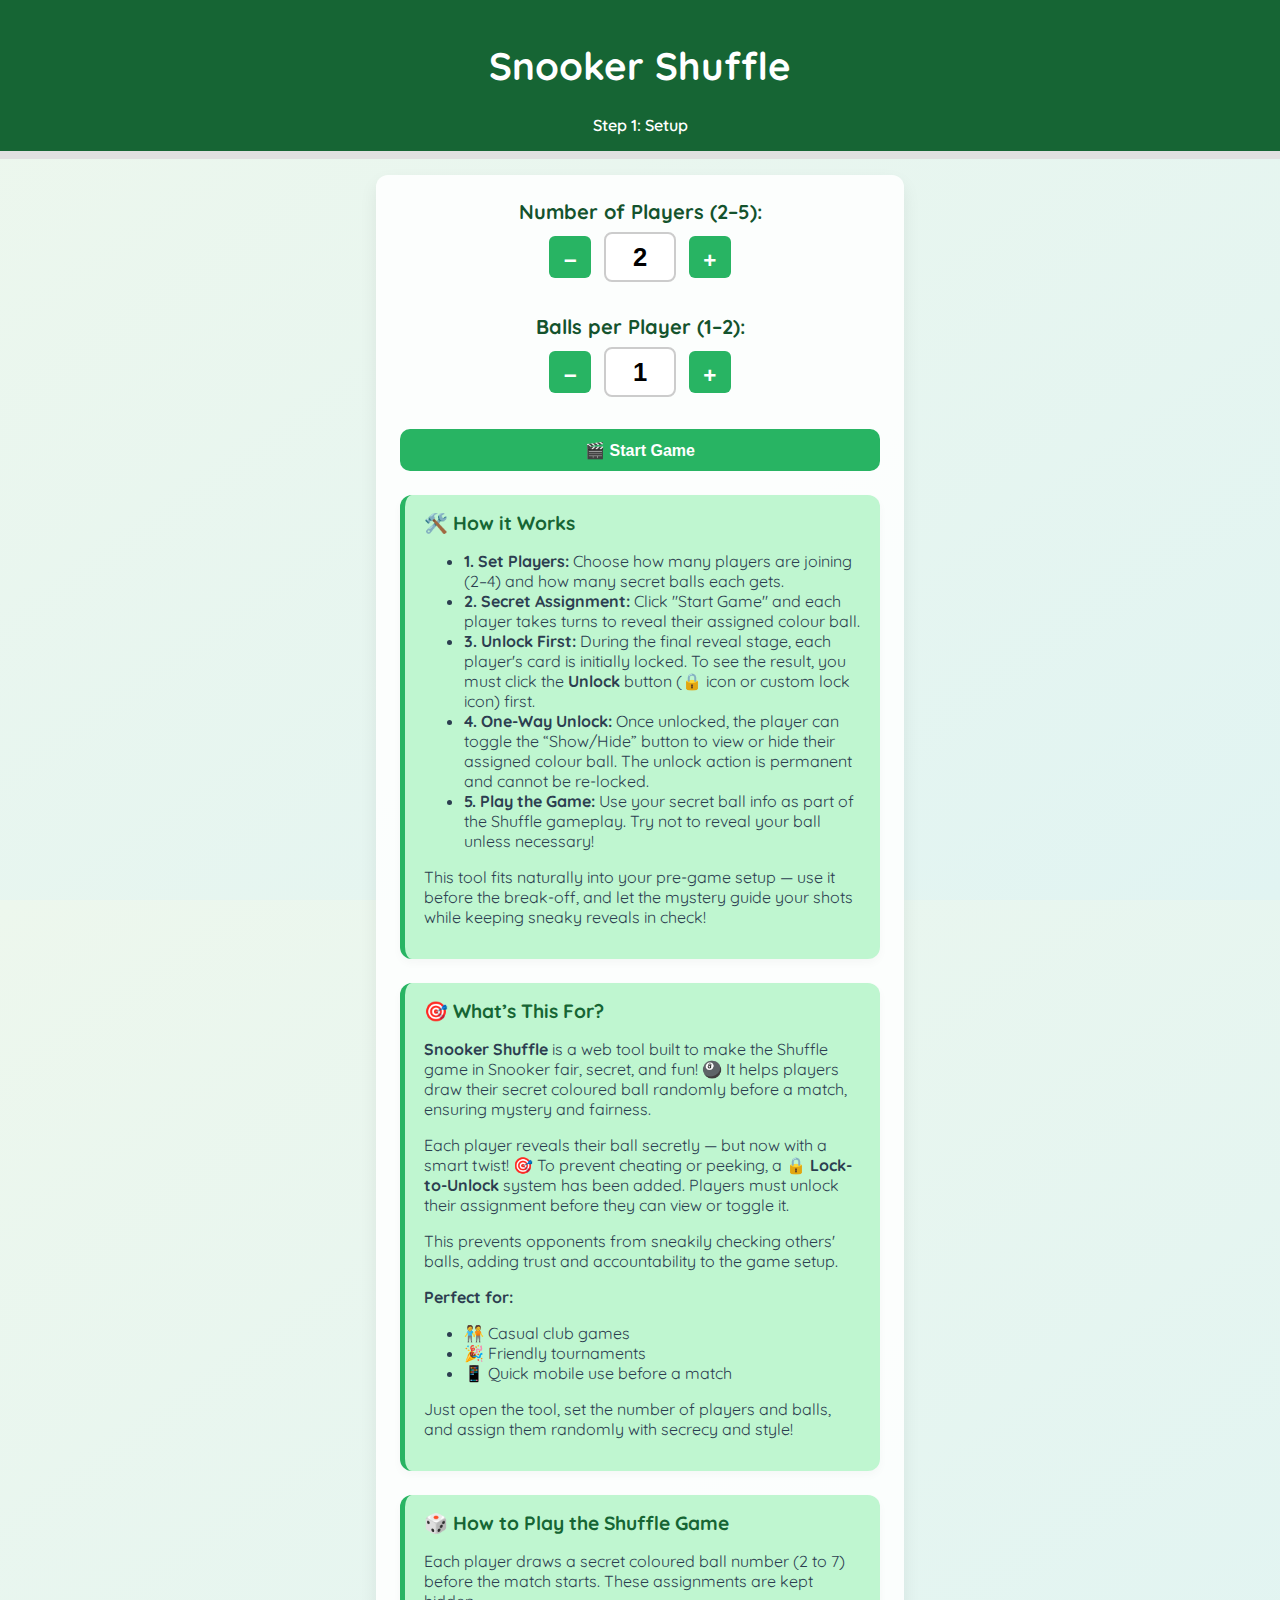
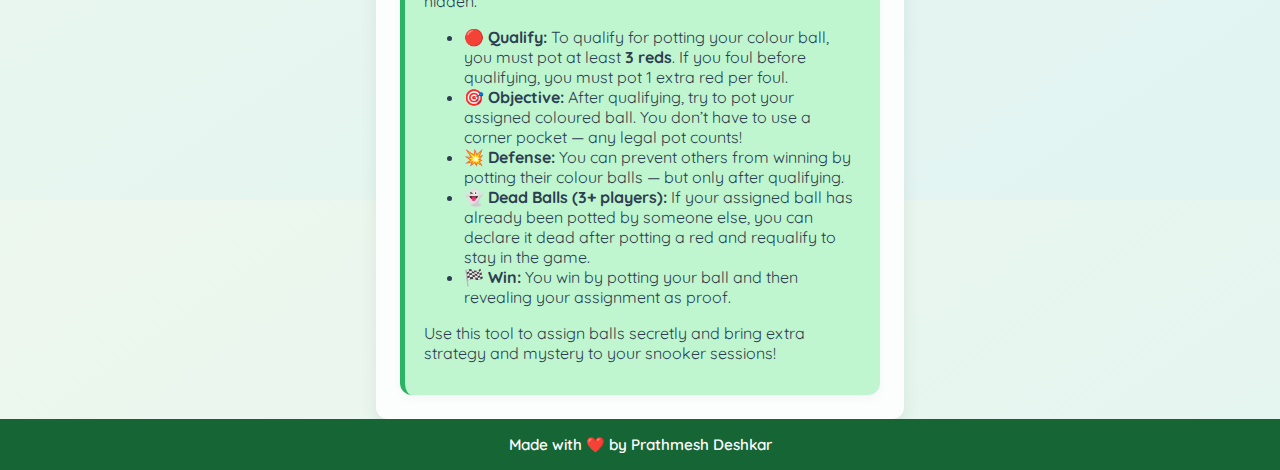
<file: index.html>
<!DOCTYPE html>
<html lang="en">

<head>
  <meta charset="UTF-8" />
  <meta name="viewport" content="width=device-width, initial-scale=1.0" />

  <!-- 🔍 SEO Meta -->
  <title>Snooker Shuffle – Random Ball Assignment Tool</title>
  <meta name="title" content="Snooker Shuffle – Random Ball Assignment Tool" />
  <meta name="description"
    content="Snooker Shuffle is a simple web tool to assign balls randomly to players during the Shuffle mini-game in Snooker. Designed to keep the game fair and fun!" />
  <meta name="keywords"
    content="snooker shuffle, snooker tool, ball assignment, shuffle mini game, snooker randomizer" />
  <meta name="author" content="Prathmesh Deshkar" />
  <meta name="robots" content="index, follow" />

  <!-- 🌐 Canonical URL -->
  <link rel="canonical" href="https://prathmesh-d.github.io/SnookerShuffle/" />

  <!-- 📱 Mobile & PWA Meta -->
  <meta name="theme-color" content="#166534" />
  <meta name="mobile-web-app-capable" content="yes" />
  <meta name="apple-mobile-web-app-title" content="Snooker Shuffle" />

  <!-- 📸 Open Graph (Facebook / WhatsApp / Discord) -->
  <meta property="og:type" content="website" />
  <meta property="og:url" content="https://prathmesh-d.github.io/SnookerShuffle/" />
  <meta property="og:title" content="Snooker Shuffle – Random Ball Assignment Tool" />
  <meta property="og:description"
    content="Assign balls randomly to players during the Shuffle mini-game. Fair, fun, and easy!" />
  <meta property="og:image" content="https://prathmesh-d.github.io/SnookerShuffle/assets/preview.webp" />

  <!-- 🐦 Twitter Card -->
  <meta name="twitter:card" content="summary_large_image" />
  <meta name="twitter:url" content="https://prathmesh-d.github.io/SnookerShuffle/" />
  <meta name="twitter:title" content="Snooker Shuffle – Random Ball Assignment Tool" />
  <meta name="twitter:description"
    content="Assign balls randomly to players during the Shuffle mini-game. Fair, fun, and easy!" />
  <meta name="twitter:image" content="https://prathmesh-d.github.io/SnookerShuffle/assets/preview.webp" />

  <!-- 🌐 Favicon -->
  <link rel="icon" href="/SnookerShuffle/assets/favicon.ico" type="image/x-icon" />

  <!-- 🖋️ Fonts & Styles -->
  <link href="https://fonts.googleapis.com/css2?family=Quicksand:wght@400;600&display=swap" rel="stylesheet" />
  <link rel="stylesheet" href="style.css?v=1.9" />

  <!-- ✅ Google Site Verification -->
  <meta name="google-site-verification" content="DJYw4toScbzdHQGfNOOXIjWaM0P23qokjcWANVxxgx0" />
</head>


<body>

  <!-- Wraps content to push footer to bottom -->
  <div class="content-wrapper">

    <!-- 🔝 Header -->
    <header class="header">
      <h1>Snooker Shuffle</h1>
      <div id="step-indicator">Step 1: Setup</div>
    </header>

    <!-- 🔄 Progress Bar -->
    <div class="progress-bar">
      <div id="progressFill"></div>
    </div>

    <!-- 🧩 Main Container -->
    <main class="container">

      <!-- 🎮 Game Setup Section -->
      <section id="setup" class="step visible">

        <!-- 👥 Player Count -->
        <div class="stepper-group">
          <label for="playerCountInput">Number of Players (2–5):</label>
          <div class="stepper">
            <button onclick="changeValue('playerCountInput', -1)">−</button>
            <input type="number" id="playerCountInput" min="2" max="5" value="2" readonly />
            <button onclick="changeValue('playerCountInput', 1)">+</button>
          </div>
        </div>

        <!-- 🎱 Balls Per Player -->
        <div class="stepper-group">
          <label for="ballsPerPlayerInput">Balls per Player (1–2):</label>
          <div class="stepper">
            <button onclick="changeValue('ballsPerPlayerInput', -1)">−</button>
            <input type="number" id="ballsPerPlayerInput" min="1" max="2" value="1" readonly />
            <button onclick="changeValue('ballsPerPlayerInput', 1)">+</button>
          </div>
        </div>

        <!-- 🎬 Start Button -->
        <button onclick="startGame()">🎬 Start Game</button>
        <p id="error"></p>

        <!-- 🛠️ How It Works -->
        <div class="info-box">
          <h3>🛠️ How it Works</h3>
          <ul>
            <li><strong>1. Set Players:</strong> Choose how many players are joining (2–4) and how many secret balls
              each gets.</li>
            <li><strong>2. Secret Assignment:</strong> Click "Start Game" and each player takes turns to reveal their
              assigned colour ball.</li>
            <li><strong>3. Unlock First:</strong> During the final reveal stage, each player's card is initially locked.
              To see the result, you must click the <strong>Unlock</strong> button (🔒 icon or custom lock icon) first.
            </li>
            <li><strong>4. One-Way Unlock:</strong> Once unlocked, the player can toggle the “Show/Hide” button to view
              or hide their assigned colour ball. The unlock action is permanent and cannot be re-locked.</li>
            <li><strong>5. Play the Game:</strong> Use your secret ball info as part of the Shuffle gameplay. Try not to
              reveal your ball unless necessary!</li>
          </ul>
          <p>This tool fits naturally into your pre-game setup — use it before the break-off, and let the mystery guide
            your shots while keeping sneaky reveals in check!</p>
        </div>


        <!-- 🎯 What’s This For -->
        <div class="info-box">
          <h3>🎯 What’s This For?</h3>
          <p><strong>Snooker Shuffle</strong> is a web tool built to make the Shuffle game in Snooker fair, secret, and
            fun! 🎱
            It helps players draw their secret coloured ball randomly before a match, ensuring mystery and fairness.</p>

          <p>Each player reveals their ball secretly — but now with a smart twist! 🎯 To prevent cheating or peeking, a
            <strong>🔒 Lock-to-Unlock</strong> system has been added. Players must unlock their assignment before they
            can view or toggle it.
          </p>

          <p>This prevents opponents from sneakily checking others' balls, adding trust and accountability to the game
            setup.</p>

          <p><strong>Perfect for:</strong></p>
          <ul>
            <li>🧑‍🤝‍🧑 Casual club games</li>
            <li>🎉 Friendly tournaments</li>
            <li>📱 Quick mobile use before a match</li>
          </ul>

          <p>Just open the tool, set the number of players and balls, and assign them randomly with secrecy and style!
          </p>
        </div>

        <!-- 🎲 How to Play the Shuffle Game -->
        <div class="info-box">
          <h3>🎲 How to Play the Shuffle Game</h3>
          <p>Each player draws a secret coloured ball number (2 to 7) before the match starts. These assignments are
            kept
            hidden.</p>
          <ul>
            <li>🔴 <strong>Qualify:</strong> To qualify for potting your colour ball, you must pot at least <strong>3
                reds</strong>. If you foul before qualifying, you must pot 1 extra red per foul.</li>
            <li>🎯 <strong>Objective:</strong> After qualifying, try to pot your assigned coloured ball. You don’t have
              to
              use a corner pocket — any legal pot counts!</li>
            <li>💥 <strong>Defense:</strong> You can prevent others from winning by potting their colour balls — but
              only
              after qualifying.</li>
            <li>👻 <strong>Dead Balls (3+ players):</strong> If your assigned ball has already been potted by someone
              else, you can declare it dead after potting a red and requalify to stay in the game.</li>
            <li>🏁 <strong>Win:</strong> You win by potting your ball and then revealing your assignment as proof.</li>
          </ul>
          <p>Use this tool to assign balls secretly and bring extra strategy and mystery to your snooker sessions!</p>
        </div>
      </section>

      <!-- 👁️ Turn Reveal Section -->
      <section id="game" class="step hidden">
        <div class="turn-header" id="turnTitle">Player 1</div>
        <div class="turn-card">
          <button id="showBtn" onclick="showNumber()">👁️ Show</button>
          <button id="nextBtn" class="hidden" onclick="nextPlayer()">➡️ Next Player</button>
          <div id="numberDisplay" class="number-box hidden"></div>
        </div>
      </section>

      <!-- 📋 Summary Screen -->
      <section id="summary" class="step hidden">
        <h2>All Players</h2>
        <div id="allPlayers" class="grid"></div>
        <div style="text-align:center; margin-top:1rem;">
          <button onclick="restartGame()">🔄 Restart Game</button>
        </div>
      </section>

    </main>
  </div>

  <!-- 🧾 Footer -->
  <footer class="footer">
    Made with ❤️ by Prathmesh Deshkar
  </footer>

  <!-- 📜 Script with versioning -->
  <script src="script.js?v=1.1"></script>

  <!-- 🔁 Restart Confirmation Modal -->
  <div id="restartModal" class="modal hidden">
    <div class="modal-content">
      <h3>⚠️ Restart Game?</h3>
      <p>This will reset all player assignments. Are you sure?</p>
      <div class="modal-buttons">
        <button id="cancelRestart" class="btn-secondary">Cancel</button>
        <button id="confirmRestart" class="btn-primary">Yes, Restart</button>
      </div>
    </div>
  </div>

</body>

</html>
</file>
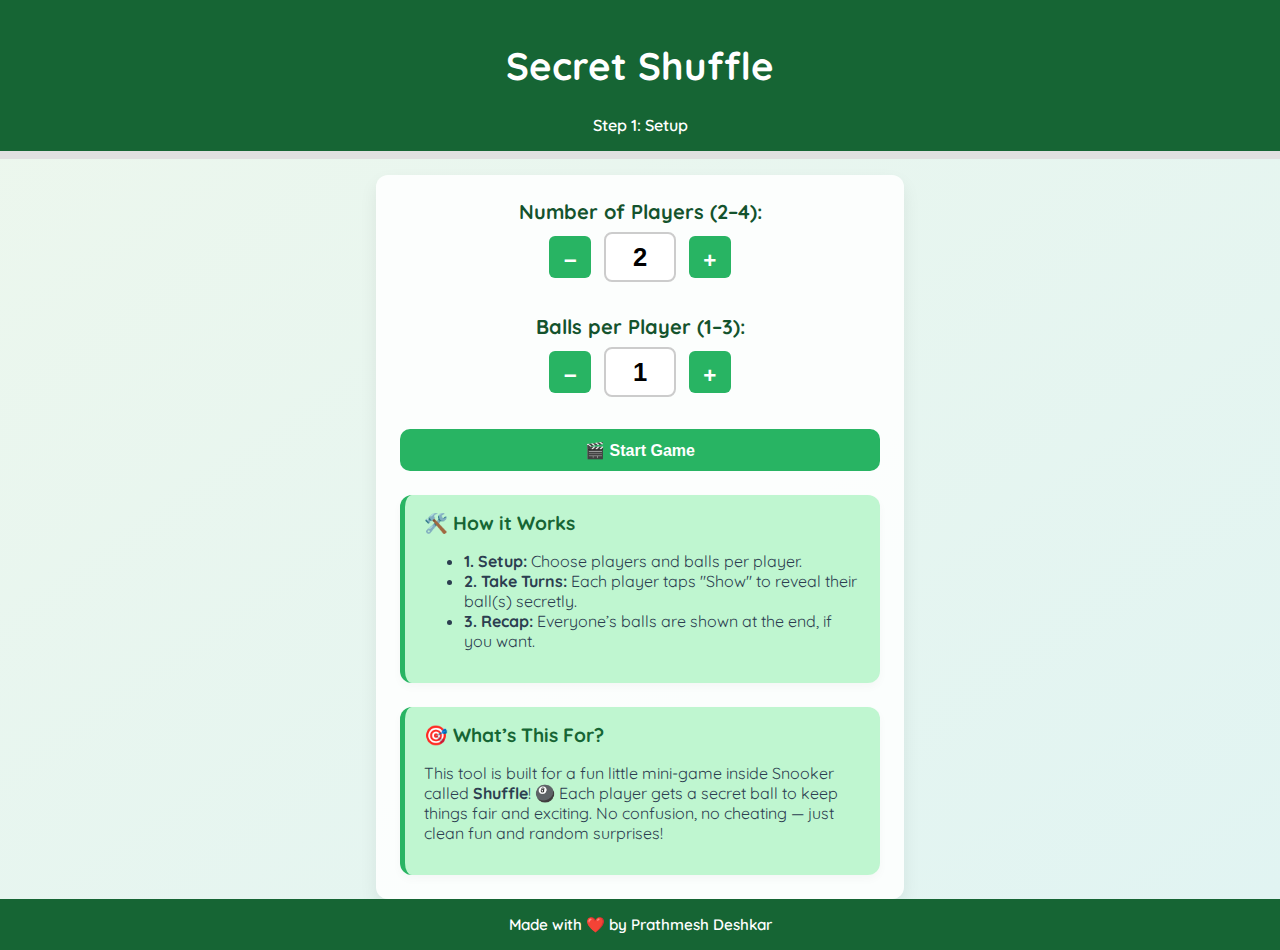
<file: Shuffle Game.html>
<!DOCTYPE html>
<html lang="en">
<head>
  <meta charset="UTF-8" />
  <meta name="viewport" content="width=device-width, initial-scale=1.0"/>
  <title>Secret Shuffle</title>
  <link href="https://fonts.googleapis.com/css2?family=Quicksand:wght@400;600&display=swap" rel="stylesheet">
  <link rel="stylesheet" href="style.css" />
</head>
<body>

  <!-- Wraps content to push footer to bottom -->
  <div class="content-wrapper">

    <!-- 🔝 Header -->
    <header class="header">
      <h1>Secret Shuffle</h1>
      <div id="step-indicator">Step 1: Setup</div>
    </header>

    <!-- 🔄 Progress Bar -->
    <div class="progress-bar">
      <div id="progressFill"></div>
    </div>

    <!-- 🧩 Main Container -->
    <main class="container">

      <!-- 🎮 Game Setup Section -->
      <section id="setup" class="step visible">

        <!-- 👥 Player Count -->
        <div class="stepper-group">
          <label for="playerCountInput">Number of Players (2–4):</label>
          <div class="stepper">
            <button onclick="changeValue('playerCountInput', -1)">−</button>
            <input type="number" id="playerCountInput" min="2" max="4" value="2" readonly />
            <button onclick="changeValue('playerCountInput', 1)">+</button>
          </div>
        </div>

        <!-- 🎱 Balls Per Player -->
        <div class="stepper-group">
          <label for="ballsPerPlayerInput">Balls per Player (1–3):</label>
          <div class="stepper">
            <button onclick="changeValue('ballsPerPlayerInput', -1)">−</button>
            <input type="number" id="ballsPerPlayerInput" min="1" max="3" value="1" readonly />
            <button onclick="changeValue('ballsPerPlayerInput', 1)">+</button>
          </div>
        </div>

        <!-- 🎬 Start Button -->
        <button onclick="startGame()">🎬 Start Game</button>
        <p id="error"></p>

        <!-- 🛠️ How It Works -->
        <div class="info-box">
          <h3>🛠️ How it Works</h3>
          <ul>
            <li><strong>1. Setup:</strong> Choose players and balls per player.</li>
            <li><strong>2. Take Turns:</strong> Each player taps "Show" to reveal their ball(s) secretly.</li>
            <li><strong>3. Recap:</strong> Everyone’s balls are shown at the end, if you want.</li>
          </ul>
        </div>

        <!-- 🎯 What’s This For -->
        <div class="info-box">
          <h3>🎯 What’s This For?</h3>
          <p>This tool is built for a fun little mini-game inside Snooker called <strong>Shuffle</strong>! 🎱  
          Each player gets a secret ball to keep things fair and exciting.  
          No confusion, no cheating — just clean fun and random surprises!</p>
        </div>
      </section>

      <!-- 👁️ Turn Reveal Section -->
      <section id="game" class="step hidden">
        <div class="turn-header" id="turnTitle">Player 1</div>
        <div class="turn-card">
          <button id="showBtn" onclick="showNumber()">👁️ Show</button>
          <button id="nextBtn" class="hidden" onclick="nextPlayer()">➡️ Next Player</button>
          <div id="numberDisplay" class="number-box hidden"></div>
        </div>
      </section>

      <!-- 📋 Summary Screen -->
      <section id="summary" class="step hidden">
        <h2>All Players</h2>
        <div id="allPlayers" class="grid"></div>
        <div style="text-align:center; margin-top:1rem;">
          <button onclick="restartGame()">🔄 Restart Game</button>
        </div>
      </section>

    </main>
  </div>

  <!-- 🧾 Footer -->
  <footer class="footer">
    Made with ❤️ by Prathmesh Deshkar
  </footer>

  <!-- 📜 Script -->
  <script src="script.js"></script>
</body>
</html>
</file>
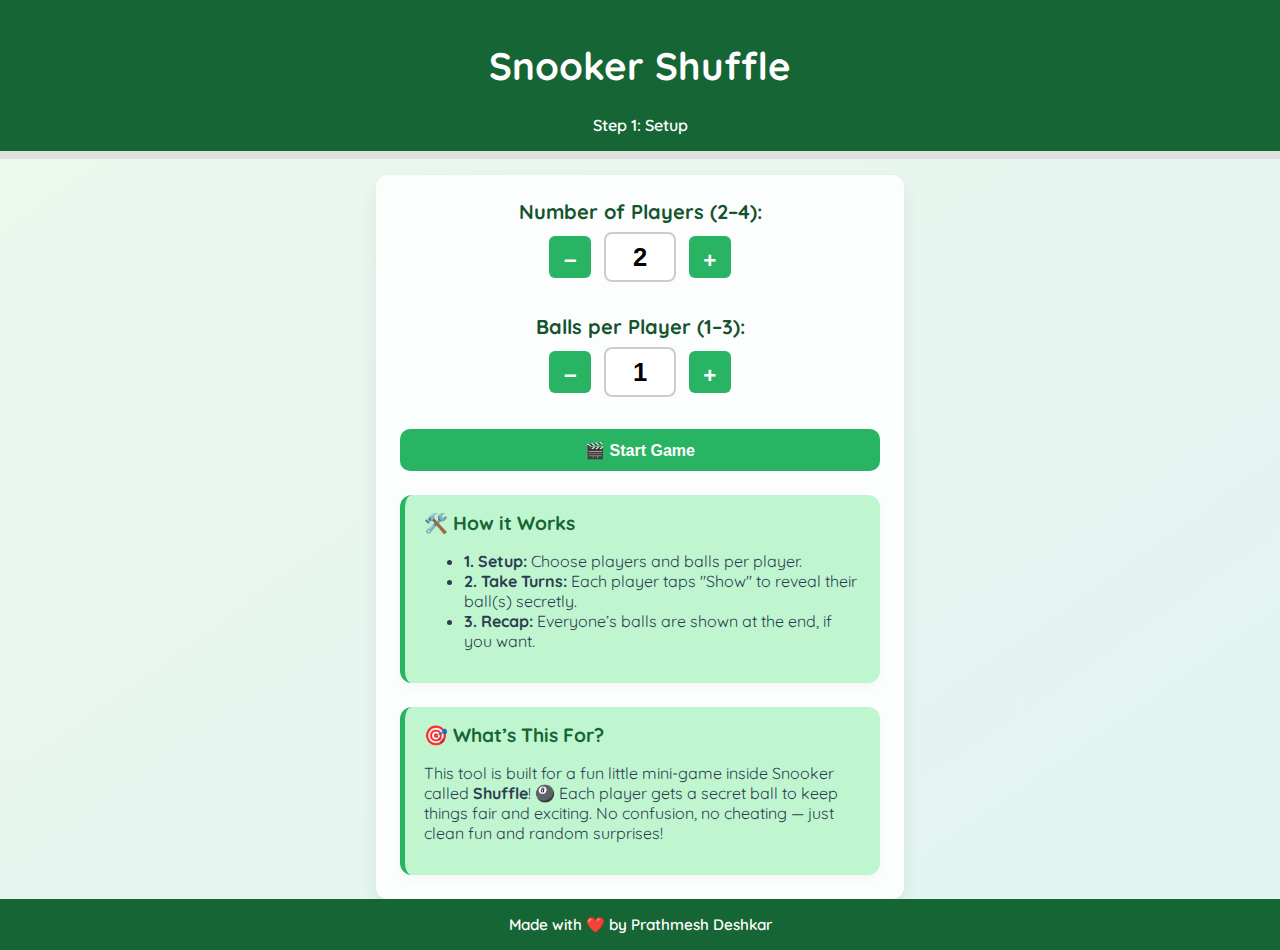
<file: SnookerShuffle.html>
<!DOCTYPE html>
<html lang="en">
<head>
  <meta charset="UTF-8" />
  <meta name="viewport" content="width=device-width, initial-scale=1.0"/>
  <title>Snooker Shuffle</title>
  <link href="https://fonts.googleapis.com/css2?family=Quicksand:wght@400;600&display=swap" rel="stylesheet">
  <link rel="stylesheet" href="style.css" />
</head>
<body>

  <!-- Wraps content to push footer to bottom -->
  <div class="content-wrapper">

    <!-- 🔝 Header -->
    <header class="header">
      <h1>Snooker Shuffle</h1>
      <div id="step-indicator">Step 1: Setup</div>
    </header>

    <!-- 🔄 Progress Bar -->
    <div class="progress-bar">
      <div id="progressFill"></div>
    </div>

    <!-- 🧩 Main Container -->
    <main class="container">

      <!-- 🎮 Game Setup Section -->
      <section id="setup" class="step visible">

        <!-- 👥 Player Count -->
        <div class="stepper-group">
          <label for="playerCountInput">Number of Players (2–4):</label>
          <div class="stepper">
            <button onclick="changeValue('playerCountInput', -1)">−</button>
            <input type="number" id="playerCountInput" min="2" max="4" value="2" readonly />
            <button onclick="changeValue('playerCountInput', 1)">+</button>
          </div>
        </div>

        <!-- 🎱 Balls Per Player -->
        <div class="stepper-group">
          <label for="ballsPerPlayerInput">Balls per Player (1–3):</label>
          <div class="stepper">
            <button onclick="changeValue('ballsPerPlayerInput', -1)">−</button>
            <input type="number" id="ballsPerPlayerInput" min="1" max="3" value="1" readonly />
            <button onclick="changeValue('ballsPerPlayerInput', 1)">+</button>
          </div>
        </div>

        <!-- 🎬 Start Button -->
        <button onclick="startGame()">🎬 Start Game</button>
        <p id="error"></p>

        <!-- 🛠️ How It Works -->
        <div class="info-box">
          <h3>🛠️ How it Works</h3>
          <ul>
            <li><strong>1. Setup:</strong> Choose players and balls per player.</li>
            <li><strong>2. Take Turns:</strong> Each player taps "Show" to reveal their ball(s) secretly.</li>
            <li><strong>3. Recap:</strong> Everyone’s balls are shown at the end, if you want.</li>
          </ul>
        </div>

        <!-- 🎯 What’s This For -->
        <div class="info-box">
          <h3>🎯 What’s This For?</h3>
          <p>This tool is built for a fun little mini-game inside Snooker called <strong>Shuffle</strong>! 🎱  
          Each player gets a secret ball to keep things fair and exciting.  
          No confusion, no cheating — just clean fun and random surprises!</p>
        </div>
      </section>

      <!-- 👁️ Turn Reveal Section -->
      <section id="game" class="step hidden">
        <div class="turn-header" id="turnTitle">Player 1</div>
        <div class="turn-card">
          <button id="showBtn" onclick="showNumber()">👁️ Show</button>
          <button id="nextBtn" class="hidden" onclick="nextPlayer()">➡️ Next Player</button>
          <div id="numberDisplay" class="number-box hidden"></div>
        </div>
      </section>

      <!-- 📋 Summary Screen -->
      <section id="summary" class="step hidden">
        <h2>All Players</h2>
        <div id="allPlayers" class="grid"></div>
        <div style="text-align:center; margin-top:1rem;">
          <button onclick="restartGame()">🔄 Restart Game</button>
        </div>
      </section>

    </main>
  </div>

  <!-- 🧾 Footer -->
  <footer class="footer">
    Made with ❤️ by Prathmesh Deshkar
  </footer>

  <!-- 📜 Script -->
  <script src="script.js"></script>
</body>
</html>
</file>
<file: style.css>
/* ========== Layout Setup ========== */
html, body {
  height: 100%;
  margin: 0;
  padding: 0;
  font-family: 'Quicksand', sans-serif;
  background: linear-gradient(to bottom right, #edf7ed, #e1f4f2);
  color: #2c3e50;
  display: flex;
  flex-direction: column;
}

.content-wrapper {
  flex: 1 0 auto;
}

.footer {
  flex-shrink: 0;
  text-align: center;
  padding: 1rem 0;
  background-color: #166534;
  color: white;
  font-size: 0.95rem;
  font-weight: 600;
}

/* ========== Header ========== */
.header {
  text-align: center;
  padding: 1rem;
  background-color: #166534;
  color: white;
  font-size: 1.2rem;
  font-weight: 600;
}

#step-indicator {
  margin-top: 0.5rem;
  font-size: 1rem;
}

/* ========== Progress Bar ========== */
.progress-bar {
  height: 8px;
  background-color: #e0e0e0;
}

#progressFill {
  height: 100%;
  width: 0%;
  background-color: #28b463;
  transition: width 0.3s ease-in-out;
}

/* ========== Main Container ========== */
.container {
  max-width: 480px;
  margin: auto;
  background: #ffffffd9;
  padding: 1.5rem;
  border-radius: 12px;
  margin-top: 1rem;
  box-shadow: 0 8px 18px rgba(0, 0, 0, 0.07);
}

/* ========== Stepper Controls ========== */
label {
  display: block;
  font-size: 1.25rem;
  font-weight: 700;
  text-align: center;
  margin-bottom: 0.5rem;
  color: #14532d;
}

.stepper-group {
  margin-bottom: 2rem;
}

.stepper {
  display: flex;
  justify-content: center;
  align-items: center;
  gap: 0.8rem;
}

.stepper button {
  width: 42px;
  height: 42px;
  font-size: 1.4rem;
  font-weight: bold;
  background-color: #28b463;
  color: white;
  border: none;
  border-radius: 6px;
  cursor: pointer;
}

.stepper input {
  width: 64px;
  height: 44px;
  font-size: 1.6rem;
  font-weight: bold;
  text-align: center;
  border: 2px solid #ccc;
  border-radius: 8px;
  background: #fff;
  vertical-align: middle;
  line-height: 44px;
}

/* ✅ Remove number arrows */
.stepper input::-webkit-outer-spin-button,
.stepper input::-webkit-inner-spin-button {
  -webkit-appearance: none;
  margin: 0;
}
.stepper input[type=number] {
  -moz-appearance: textfield;
}

/* ========== Buttons ========== */
button {
  width: 100%;
  padding: 0.7rem;
  font-size: 1rem;
  border-radius: 10px;
  border: none;
  background-color: #28b463;
  color: white;
  cursor: pointer;
  font-weight: 600;
}
button:hover {
  background-color: #1e8449;
}

/* ========== Turn Section ========== */
.turn-header {
  background: rgba(180, 245, 200, 0.85);
  padding: 0.6rem 1rem;
  border-radius: 12px;
  text-align: center;
  margin-bottom: 1rem;
  font-weight: 600;
  font-size: 1.2rem;
}

.turn-card {
  text-align: center;
  background-color: rgba(180, 245, 200, 0.85);
  padding: 1rem;
  margin: 1rem 0;
  border-radius: 12px;
  box-shadow: 0 4px 8px rgba(0,0,0,0.05);
}

.number-box {
  margin-top: 1rem;
  display: flex;
  gap: 1rem;
  justify-content: center;
  align-items: center;
  opacity: 0;
  transform: scale(0.9);
  transition: transform 0.3s ease, opacity 0.3s ease;
  padding: 1rem;
  background-color: rgba(212, 255, 222, 0.9);
  border-radius: 12px;
  flex-wrap: wrap;
}

.number-box.revealed {
  opacity: 1;
  transform: scale(1);
}

.number-box img {
  width: 64px;
  height: 64px;
  object-fit: contain;
  border-radius: 50%;
  box-shadow: 0 2px 4px rgba(0,0,0,0.1);
}

/* ========== Summary ========== */
#summary h2 {
  text-align: center;
  background-color: rgba(180, 245, 200, 0.85);
  padding: 0.8rem 1.2rem;
  border-radius: 12px;
  font-size: 1.4rem;
  font-weight: 700;
  margin-bottom: 1.5rem;
}

.summary-card {
  background-color: rgba(180, 245, 200, 0.85);
  padding: 1rem;
  border-radius: 12px;
  text-align: center;
  flex: 1 1 200px;
  max-width: 220px;
  box-shadow: 0 4px 8px rgba(0,0,0,0.05);
}

/* ========== General Sections ========== */
.step {
  display: none;
}
.step.visible {
  display: block;
}
.hidden {
  display: none;
}
.grid {
  display: flex;
  flex-wrap: wrap;
  gap: 1rem;
  justify-content: center;
}

/* ========== Info Cards ========== */
.info-box {
  background-color: rgba(180, 245, 200, 0.85);
  border-left: 5px solid #28b463;
  padding: 1rem 1.2rem;
  border-radius: 12px;
  margin-top: 1.5rem;
  box-shadow: 0 4px 10px rgba(0,0,0,0.03);
}

.info-box h3 {
  margin-top: 0;
  margin-bottom: 0.7rem;
  font-size: 1.2rem;
  color: #166534;
}

#error {
  margin-top: 1rem;
  padding: 0.8rem 1rem;
  border: 2px solid #f1c40f;
  background-color: #fffbea;
  color: #8a6d00;
  border-radius: 8px;
  font-weight: 600;
  display: none; /* Hidden by default, shown when needed */
}

/* Summary Card with Locked State */
.summary-card {
  position: relative;
  transition: opacity 0.3s ease;
}

/* Dim the entire card except the unlock button */
.summary-card.locked::before {
  content: "";
  position: absolute;
  inset: 0;
  background: rgba(255, 255, 255, 0.6);
  z-index: 1;
  border-radius: 0.5rem;
}

/* Keep button visible and interactive */
.summary-card .unlock-btn {
  position: relative;
  z-index: 2;
}

/* Unlock Button Styling */
.unlock-btn {
  background-color: #facc15bb;
  color: #111;
  border: none;
  padding: 0.6rem 1.2rem;
  font-weight: bold;
  border-radius: 0.5rem;
  font-family: inherit;
  display: flex;
  align-items: center;
  justify-content: center;
  gap: 0.6rem;
  cursor: pointer;
  transition: background-color 0.2s ease;
  box-shadow: 0 2px 6px rgba(0, 0, 0, 0.15);
  text-align: center;
}

.unlock-btn:hover {
  background-color: #fbbf24;
}

.unlock-btn .icon {
  width: 20px;
  height: 20px;
  display: inline-block;
}

.modal {
  position: fixed;
  z-index: 999;
  top: 0; left: 0; right: 0; bottom: 0;
  display: flex;
  align-items: center;
  justify-content: center;
  background-color: rgba(0, 0, 0, 0.6);
}

.modal.hidden {
  display: none;
}

.modal-content {
  background: white;
  padding: 2rem;
  border-radius: 10px;
  max-width: 90%;
  text-align: center;
  box-shadow: 0 0 20px rgba(0, 0, 0, 0.3);
}

.modal-content h3 {
  margin-top: 0;
  font-size: 1.5rem;
}

.modal-buttons {
  display: flex;
  justify-content: center;
  gap: 1rem; /* Adds spacing between buttons */
  margin-top: 1.5rem;
}

.modal-buttons .btn-secondary,
.modal-buttons .btn-primary {
  padding: 0.5rem 1rem;
  font-size: 0.9rem;
  font-weight: bold;
  border-radius: 6px;
  cursor: pointer;
  border: none;
}

.modal-buttons .btn-secondary {
  background-color: #ddd;
  color: #333;
}

.modal-buttons .btn-primary {
  background-color: #166534;
  color: white;
}
</file>
